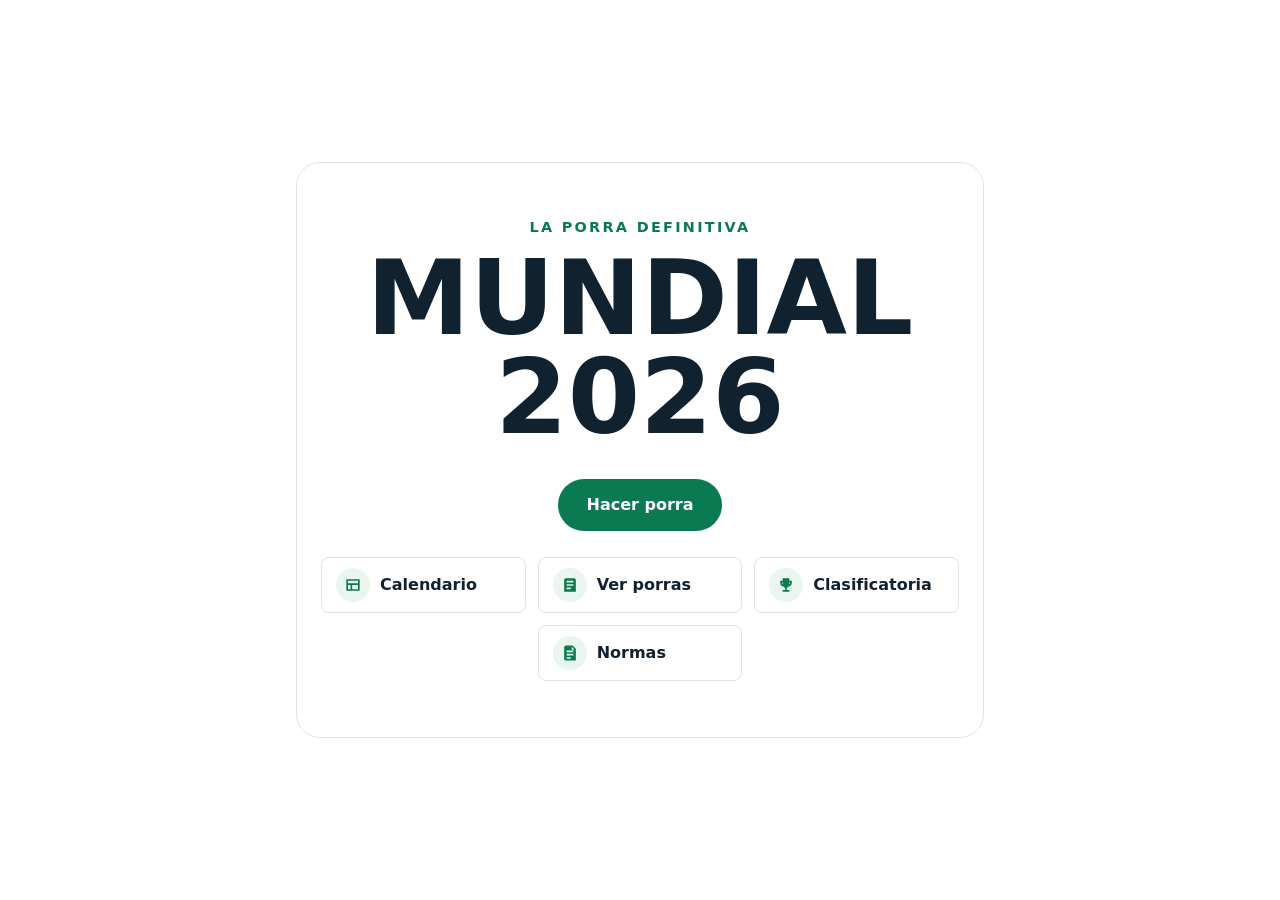
<file: index.html>
<!doctype html>
<html lang="es">
  <head>
    <meta charset="UTF-8" />
    <meta name="viewport" content="width=device-width, initial-scale=1.0" />
    <title>La porra del Mundial</title>
    <link rel="stylesheet" href="index.css" />
  </head>
  <body>
    <main class="home">
      <section class="hero" aria-labelledby="titulo">
        <p class="eyebrow">La porra definitiva</p>
        <h1 id="titulo">Mundial 2026</h1>
        <a class="button" href="porra.html">Hacer porra</a>

        <div class="home-actions" aria-label="Accesos de la porra">
          <a class="action-card" href="calendario.html">
            <span class="action-icon" aria-hidden="true">
              <svg viewBox="0 0 24 24" role="img">
                <path
                  d="M4 5h16v14H4V5Zm2 2v3h12V7H6Zm0 5v5h3v-5H6Zm5 0v5h7v-5h-7Z"
                />
              </svg>
            </span>
            <span>Calendario</span>
          </a>

          <a class="action-card" href="porras.html">
            <span class="action-icon" aria-hidden="true">
              <svg viewBox="0 0 24 24" role="img">
                <path
                  d="M7 4h10a2 2 0 0 1 2 2v14H5V6a2 2 0 0 1 2-2Zm1 5h8V7H8v2Zm0 4h8v-2H8v2Zm0 4h5v-2H8v2Z"
                />
              </svg>
            </span>
            <span>Ver porras</span>
          </a>

          <a class="action-card" href="clasificacion.html">
            <span class="action-icon" aria-hidden="true">
              <svg viewBox="0 0 24 24" role="img">
                <path
                  d="M8 4h8v3h3v2a5 5 0 0 1-4.5 5A4.5 4.5 0 0 1 13 15.7V18h3v2H8v-2h3v-2.3A4.5 4.5 0 0 1 9.5 14 5 5 0 0 1 5 9V7h3V4Zm0 5H7a3 3 0 0 0 1.6 2.7A6.5 6.5 0 0 1 8 9Zm8 0c0 .95-.2 1.85-.6 2.7A3 3 0 0 0 17 9h-1Z"
                />
              </svg>
            </span>
            <span>Clasificatoria</span>
          </a>

          <button class="action-card rules-card" type="button" id="open-rules">
            <span class="action-icon" aria-hidden="true">
              <svg viewBox="0 0 24 24" role="img">
                <path
                  d="M7 3h8l4 4v14H7a2 2 0 0 1-2-2V5a2 2 0 0 1 2-2Zm7 1.5V8h3.5L14 4.5ZM8 11h8V9H8v2Zm0 4h8v-2H8v2Zm0 4h5v-2H8v2Z"
                />
              </svg>
            </span>
            <span>Normas</span>
          </button>
        </div>
      </section>
    </main>

    <dialog class="rules-modal" id="rules-modal" aria-labelledby="rules-title">
      <div class="rules-modal-content">
        <button
          class="rules-close"
          type="button"
          id="close-rules"
          aria-label="Cerrar normas"
        >
          X
        </button>
        <h2 id="rules-title">Normas</h2>
        <ul>
          <li>Marca exactamente 2 equipos por grupo.</li>
          <li>Elige tu Top 1, Top 2 y Top 3 del Mundial.</li>
          <li>Indica tambi&eacute;n tu m&aacute;ximo goleador.</li>
          <li>
            La clasificaci&oacute;n se actualizar&aacute; con los puntos de cada
            acierto.
          </li>
        </ul>
      </div>
    </dialog>

    <script>
      const openRules = document.getElementById("open-rules");
      const closeRules = document.getElementById("close-rules");
      const rulesModal = document.getElementById("rules-modal");

      openRules.addEventListener("click", () => {
        rulesModal.showModal();
      });

      closeRules.addEventListener("click", () => {
        rulesModal.close();
      });

      rulesModal.addEventListener("click", (event) => {
        if (event.target === rulesModal) {
          rulesModal.close();
        }
      });
    </script>
  </body>
</html>
</file>
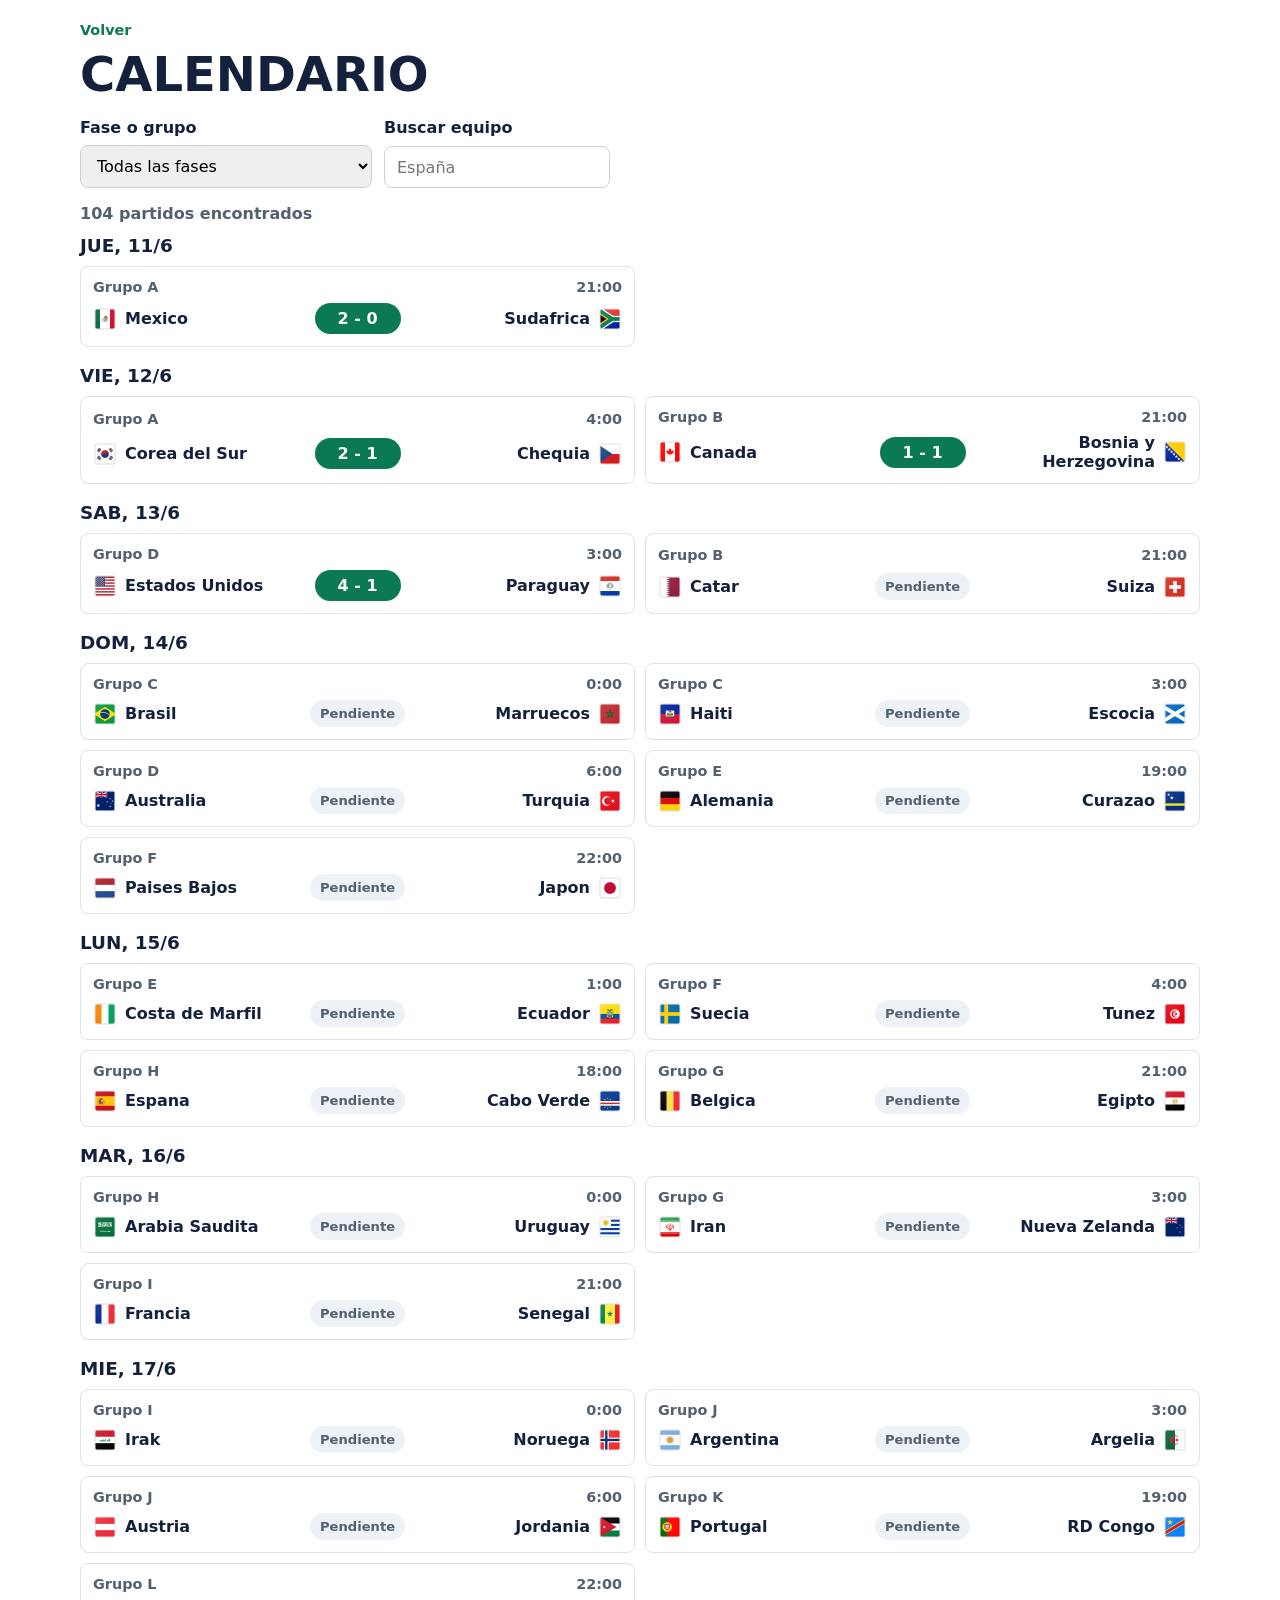
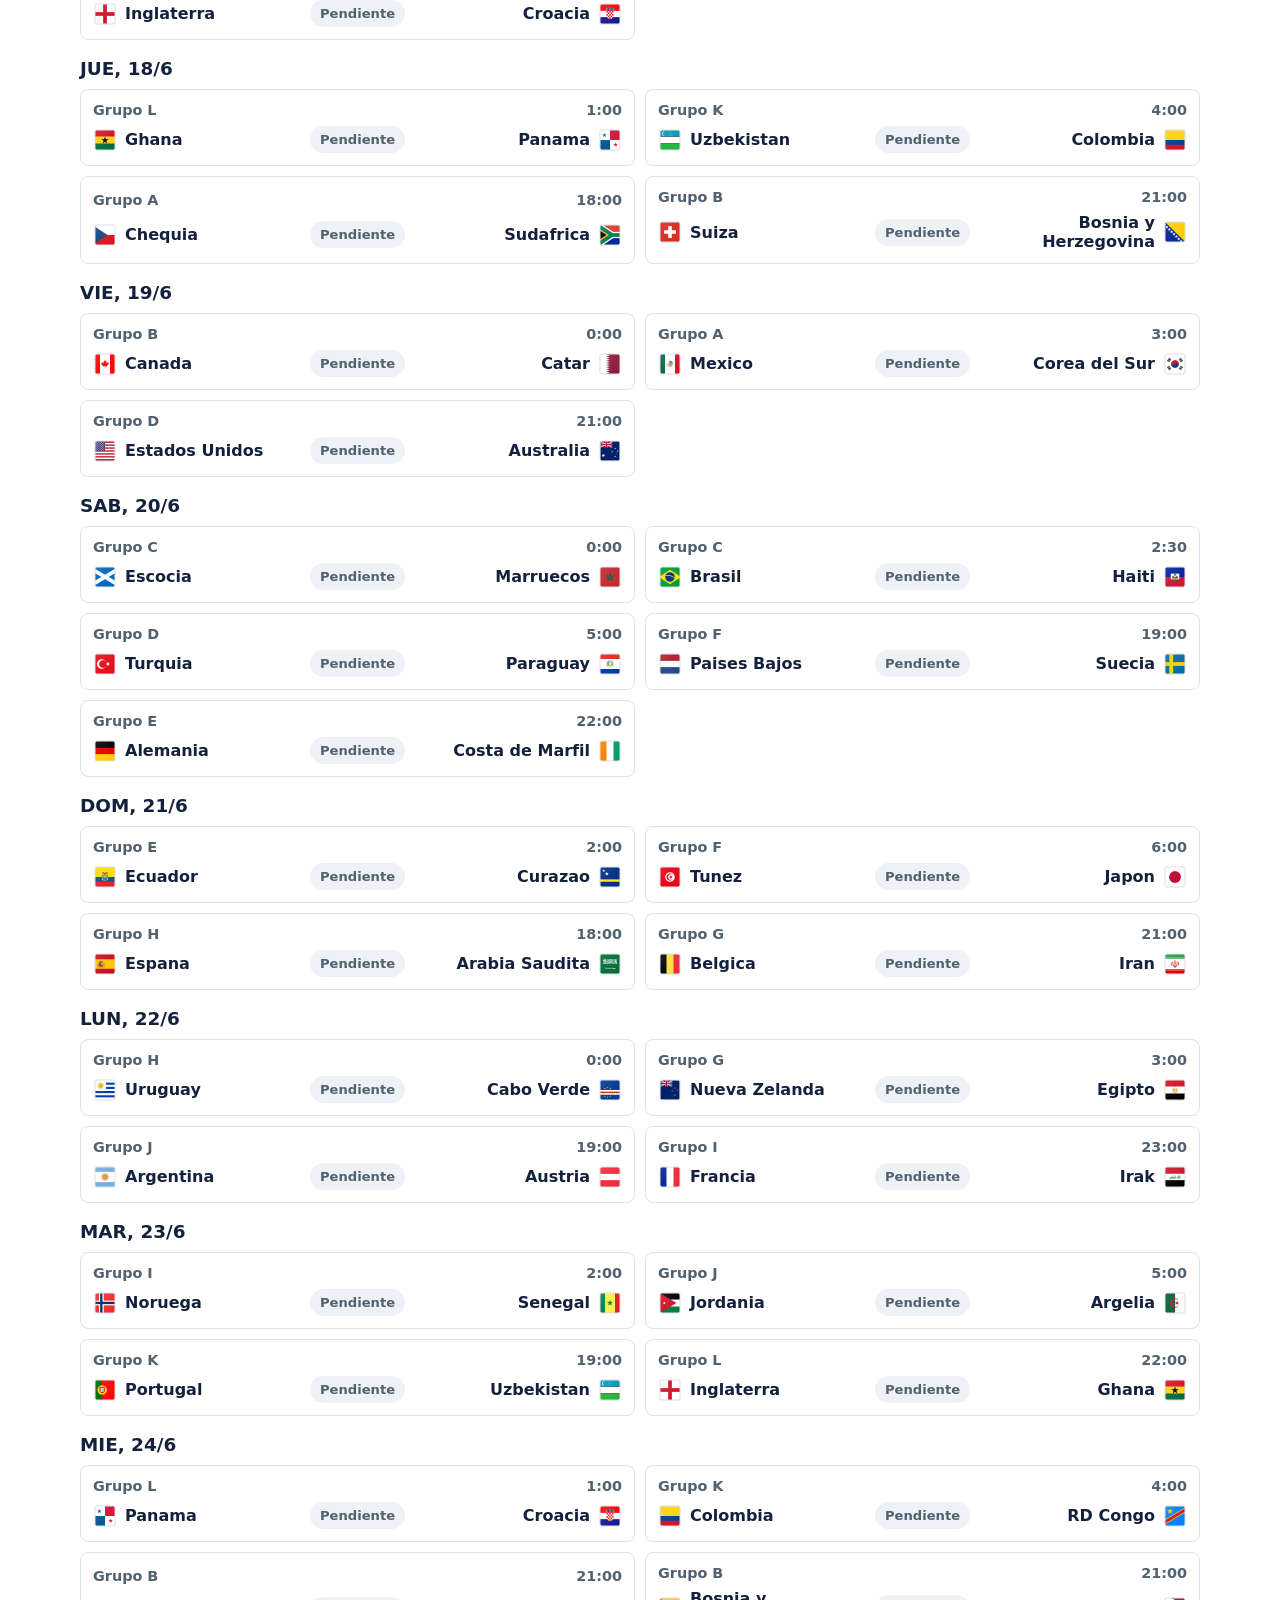
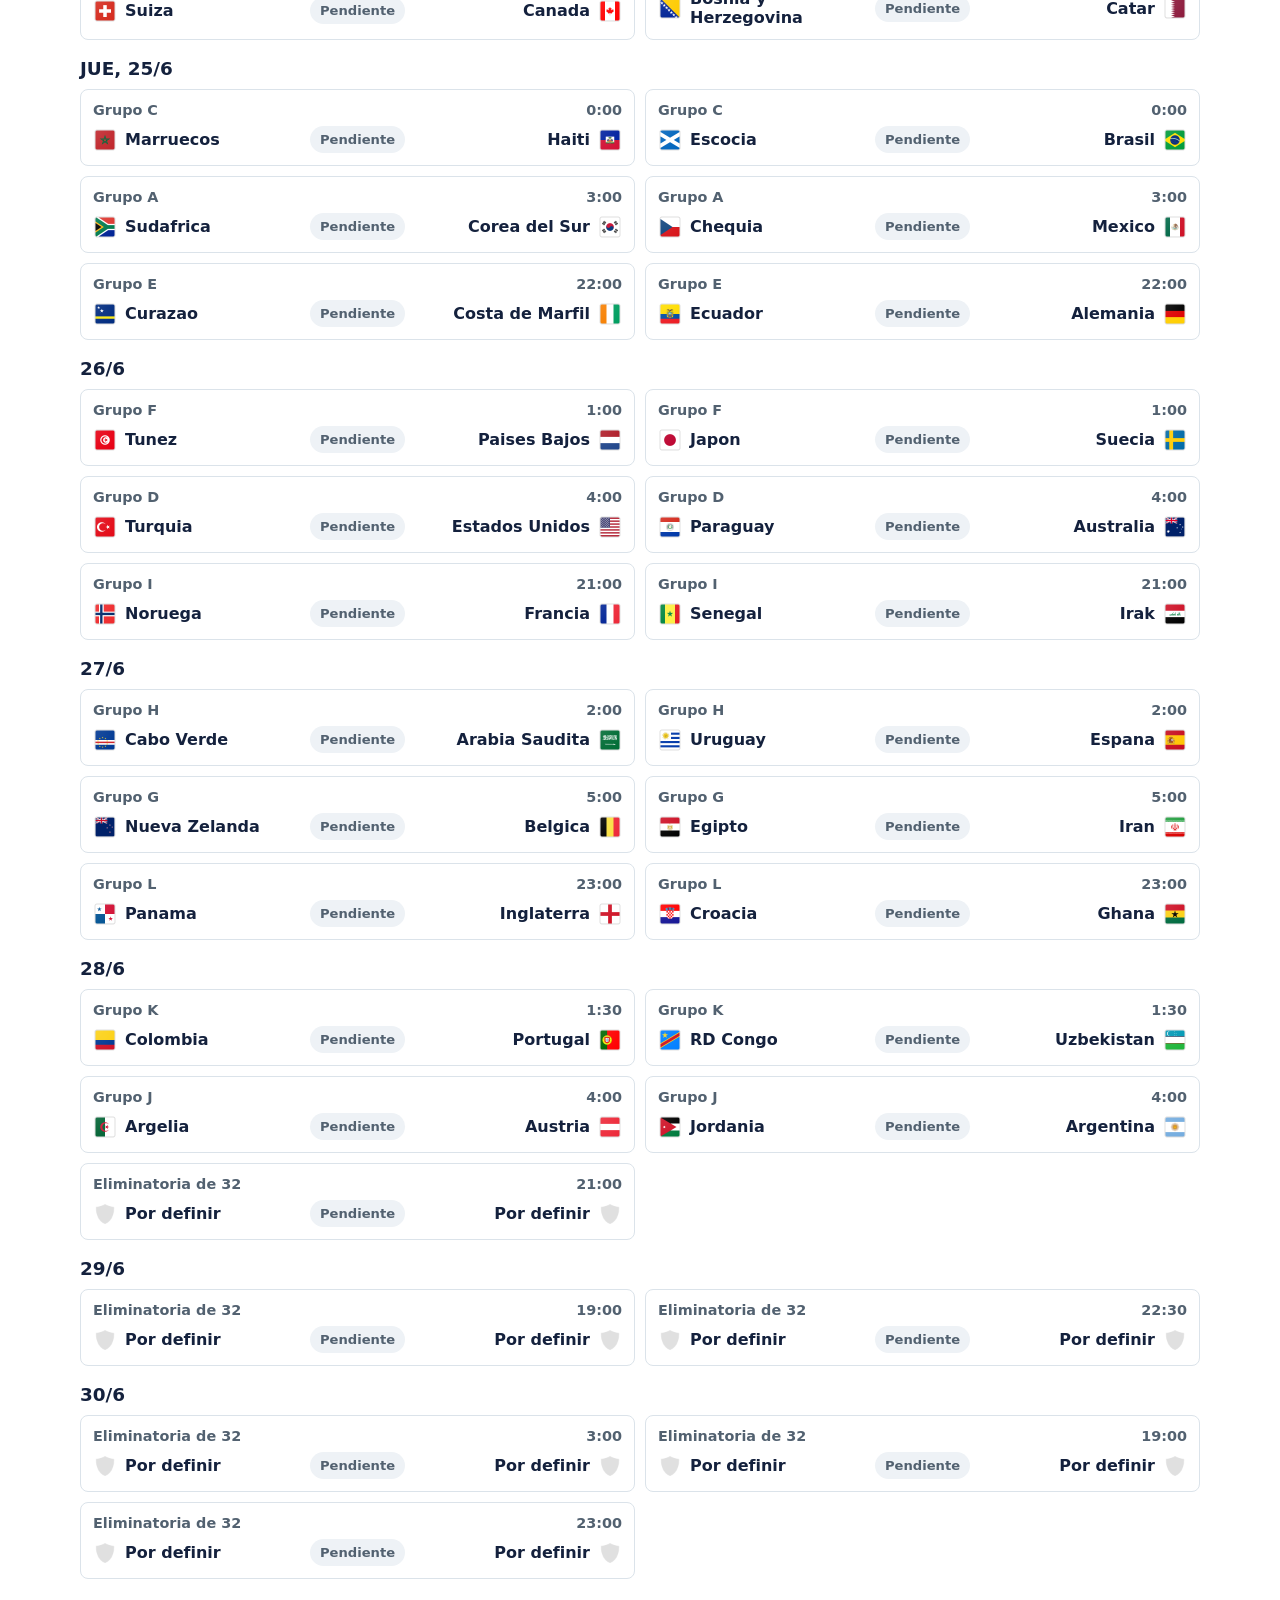
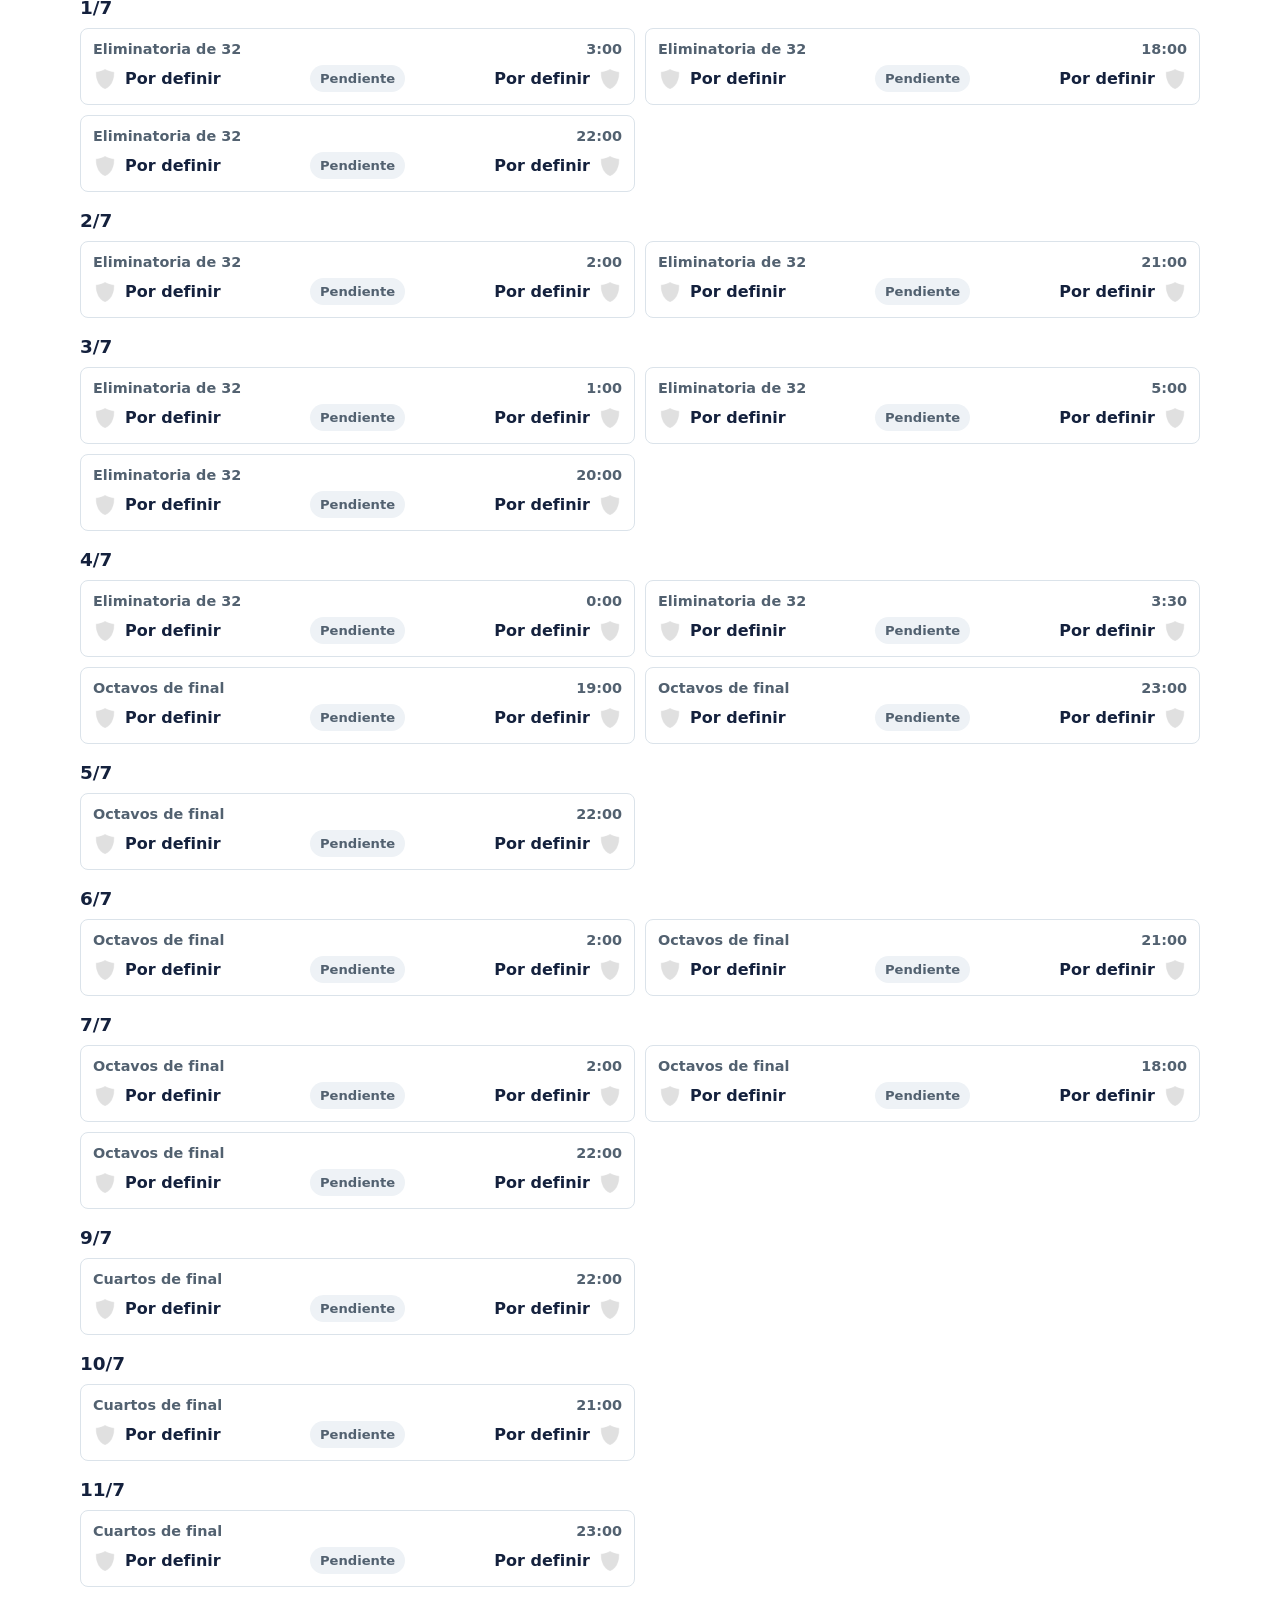
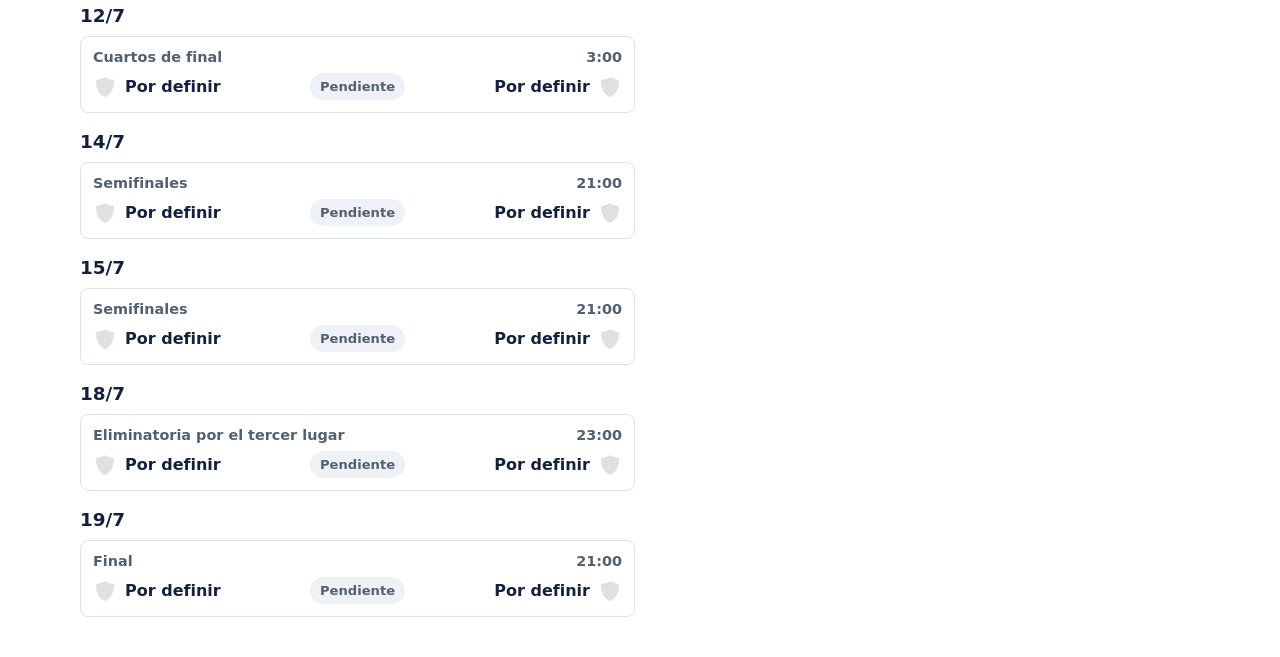
<file: calendario.html>
<!doctype html>
<html lang="es">
  <head>
    <meta charset="UTF-8" />
    <meta name="viewport" content="width=device-width, initial-scale=1.0" />
    <title>Calendario de partidos</title>
    <link rel="stylesheet" href="porra.css" />
  </head>

  <body>
    <main class="porra-page">
      <header class="page-header">
        <a href="index.html">Volver</a>
        <h1>Calendario</h1>
      </header>

      <section class="calendar-tools" aria-label="Filtros del calendario">
        <div class="field">
          <label for="group-filter">Fase o grupo</label>
          <select id="group-filter">
            <option value="">Todas las fases</option>
          </select>
        </div>

        <div class="field">
          <label for="team-filter">Buscar equipo</label>
          <input id="team-filter" type="text" placeholder="Espa&ntilde;a" />
        </div>
      </section>

      <div class="calendar-summary" id="calendar-summary"></div>
      <div class="calendar-list" id="calendar-list"></div>
    </main>

    <script>
      const matches = [
        {
          date: "Jue, 11/6",
          group: "Grupo A",
          time: "21:00",
          home: "Mexico",
          away: "Sudafrica",
          homeGoals: 2,
          awayGoals: 0
        },
        {
          date: "Vie, 12/6",
          group: "Grupo A",
          time: "4:00",
          home: "Corea del Sur",
          away: "Chequia",
          homeGoals: 2,
          awayGoals: 1
        },
        {
          date: "Vie, 12/6",
          group: "Grupo B",
          time: "21:00",
          home: "Canada",
          away: "Bosnia y Herzegovina",
          homeGoals: 1,
          awayGoals: 1
        },
        {
          date: "Sab, 13/6",
          group: "Grupo D",
          time: "3:00",
          home: "Estados Unidos",
          away: "Paraguay",
          homeGoals: 4,
          awayGoals: 1
        },
        {
          date: "Sab, 13/6",
          group: "Grupo B",
          time: "21:00",
          home: "Catar",
          away: "Suiza",
        },
        {
          date: "Dom, 14/6",
          group: "Grupo C",
          time: "0:00",
          home: "Brasil",
          away: "Marruecos",
        },
        {
          date: "Dom, 14/6",
          group: "Grupo C",
          time: "3:00",
          home: "Haiti",
          away: "Escocia",
        },
        {
          date: "Dom, 14/6",
          group: "Grupo D",
          time: "6:00",
          home: "Australia",
          away: "Turquia",
        },
        {
          date: "Dom, 14/6",
          group: "Grupo E",
          time: "19:00",
          home: "Alemania",
          away: "Curazao",
        },
        {
          date: "Dom, 14/6",
          group: "Grupo F",
          time: "22:00",
          home: "Paises Bajos",
          away: "Japon",
        },
        {
          date: "Lun, 15/6",
          group: "Grupo E",
          time: "1:00",
          home: "Costa de Marfil",
          away: "Ecuador",
        },
        {
          date: "Lun, 15/6",
          group: "Grupo F",
          time: "4:00",
          home: "Suecia",
          away: "Tunez",
        },
        {
          date: "Lun, 15/6",
          group: "Grupo H",
          time: "18:00",
          home: "Espana",
          away: "Cabo Verde",
        },
        {
          date: "Lun, 15/6",
          group: "Grupo G",
          time: "21:00",
          home: "Belgica",
          away: "Egipto",
        },
        {
          date: "Mar, 16/6",
          group: "Grupo H",
          time: "0:00",
          home: "Arabia Saudita",
          away: "Uruguay",
        },
        {
          date: "Mar, 16/6",
          group: "Grupo G",
          time: "3:00",
          home: "Iran",
          away: "Nueva Zelanda",
        },
        {
          date: "Mar, 16/6",
          group: "Grupo I",
          time: "21:00",
          home: "Francia",
          away: "Senegal",
        },
        {
          date: "Mie, 17/6",
          group: "Grupo I",
          time: "0:00",
          home: "Irak",
          away: "Noruega",
        },
        {
          date: "Mie, 17/6",
          group: "Grupo J",
          time: "3:00",
          home: "Argentina",
          away: "Argelia",
        },
        {
          date: "Mie, 17/6",
          group: "Grupo J",
          time: "6:00",
          home: "Austria",
          away: "Jordania",
        },
        {
          date: "Mie, 17/6",
          group: "Grupo K",
          time: "19:00",
          home: "Portugal",
          away: "RD Congo",
        },
        {
          date: "Mie, 17/6",
          group: "Grupo L",
          time: "22:00",
          home: "Inglaterra",
          away: "Croacia",
        },
        {
          date: "Jue, 18/6",
          group: "Grupo L",
          time: "1:00",
          home: "Ghana",
          away: "Panama",
        },
        {
          date: "Jue, 18/6",
          group: "Grupo K",
          time: "4:00",
          home: "Uzbekistan",
          away: "Colombia",
        },
        {
          date: "Jue, 18/6",
          group: "Grupo A",
          time: "18:00",
          home: "Chequia",
          away: "Sudafrica",
        },
        {
          date: "Jue, 18/6",
          group: "Grupo B",
          time: "21:00",
          home: "Suiza",
          away: "Bosnia y Herzegovina",
        },
        {
          date: "Vie, 19/6",
          group: "Grupo B",
          time: "0:00",
          home: "Canada",
          away: "Catar",
        },
        {
          date: "Vie, 19/6",
          group: "Grupo A",
          time: "3:00",
          home: "Mexico",
          away: "Corea del Sur",
        },
        {
          date: "Vie, 19/6",
          group: "Grupo D",
          time: "21:00",
          home: "Estados Unidos",
          away: "Australia",
        },
        {
          date: "Sab, 20/6",
          group: "Grupo C",
          time: "0:00",
          home: "Escocia",
          away: "Marruecos",
        },
        {
          date: "Sab, 20/6",
          group: "Grupo C",
          time: "2:30",
          home: "Brasil",
          away: "Haiti",
        },
        {
          date: "Sab, 20/6",
          group: "Grupo D",
          time: "5:00",
          home: "Turquia",
          away: "Paraguay",
        },
        {
          date: "Sab, 20/6",
          group: "Grupo F",
          time: "19:00",
          home: "Paises Bajos",
          away: "Suecia",
        },
        {
          date: "Sab, 20/6",
          group: "Grupo E",
          time: "22:00",
          home: "Alemania",
          away: "Costa de Marfil",
        },
        {
          date: "Dom, 21/6",
          group: "Grupo E",
          time: "2:00",
          home: "Ecuador",
          away: "Curazao",
        },
        {
          date: "Dom, 21/6",
          group: "Grupo F",
          time: "6:00",
          home: "Tunez",
          away: "Japon",
        },
        {
          date: "Dom, 21/6",
          group: "Grupo H",
          time: "18:00",
          home: "Espana",
          away: "Arabia Saudita",
        },
        {
          date: "Dom, 21/6",
          group: "Grupo G",
          time: "21:00",
          home: "Belgica",
          away: "Iran",
        },
        {
          date: "Lun, 22/6",
          group: "Grupo H",
          time: "0:00",
          home: "Uruguay",
          away: "Cabo Verde",
        },
        {
          date: "Lun, 22/6",
          group: "Grupo G",
          time: "3:00",
          home: "Nueva Zelanda",
          away: "Egipto",
        },
        {
          date: "Lun, 22/6",
          group: "Grupo J",
          time: "19:00",
          home: "Argentina",
          away: "Austria",
        },
        {
          date: "Lun, 22/6",
          group: "Grupo I",
          time: "23:00",
          home: "Francia",
          away: "Irak",
        },
        {
          date: "Mar, 23/6",
          group: "Grupo I",
          time: "2:00",
          home: "Noruega",
          away: "Senegal",
        },
        {
          date: "Mar, 23/6",
          group: "Grupo J",
          time: "5:00",
          home: "Jordania",
          away: "Argelia",
        },
        {
          date: "Mar, 23/6",
          group: "Grupo K",
          time: "19:00",
          home: "Portugal",
          away: "Uzbekistan",
        },
        {
          date: "Mar, 23/6",
          group: "Grupo L",
          time: "22:00",
          home: "Inglaterra",
          away: "Ghana",
        },
        {
          date: "Mie, 24/6",
          group: "Grupo L",
          time: "1:00",
          home: "Panama",
          away: "Croacia",
        },
        {
          date: "Mie, 24/6",
          group: "Grupo K",
          time: "4:00",
          home: "Colombia",
          away: "RD Congo",
        },
        {
          date: "Mie, 24/6",
          group: "Grupo B",
          time: "21:00",
          home: "Suiza",
          away: "Canada",
        },
        {
          date: "Mie, 24/6",
          group: "Grupo B",
          time: "21:00",
          home: "Bosnia y Herzegovina",
          away: "Catar",
        },
        {
          date: "Jue, 25/6",
          group: "Grupo C",
          time: "0:00",
          home: "Marruecos",
          away: "Haiti",
        },
        {
          date: "Jue, 25/6",
          group: "Grupo C",
          time: "0:00",
          home: "Escocia",
          away: "Brasil",
        },
        {
          date: "Jue, 25/6",
          group: "Grupo A",
          time: "3:00",
          home: "Sudafrica",
          away: "Corea del Sur",
        },
        {
          date: "Jue, 25/6",
          group: "Grupo A",
          time: "3:00",
          home: "Chequia",
          away: "Mexico",
        },
        {
          date: "Jue, 25/6",
          group: "Grupo E",
          time: "22:00",
          home: "Curazao",
          away: "Costa de Marfil",
        },
        {
          date: "Jue, 25/6",
          group: "Grupo E",
          time: "22:00",
          home: "Ecuador",
          away: "Alemania",
        },
        {
          date: "26/6",
          group: "Grupo F",
          time: "1:00",
          home: "Tunez",
          away: "Paises Bajos",
        },
        {
          date: "26/6",
          group: "Grupo F",
          time: "1:00",
          home: "Japon",
          away: "Suecia",
        },
        {
          date: "26/6",
          group: "Grupo D",
          time: "4:00",
          home: "Turquia",
          away: "Estados Unidos",
        },
        {
          date: "26/6",
          group: "Grupo D",
          time: "4:00",
          home: "Paraguay",
          away: "Australia",
        },
        {
          date: "26/6",
          group: "Grupo I",
          time: "21:00",
          home: "Noruega",
          away: "Francia",
        },
        {
          date: "26/6",
          group: "Grupo I",
          time: "21:00",
          home: "Senegal",
          away: "Irak",
        },
        {
          date: "27/6",
          group: "Grupo H",
          time: "2:00",
          home: "Cabo Verde",
          away: "Arabia Saudita",
        },
        {
          date: "27/6",
          group: "Grupo H",
          time: "2:00",
          home: "Uruguay",
          away: "Espana",
        },
        {
          date: "27/6",
          group: "Grupo G",
          time: "5:00",
          home: "Nueva Zelanda",
          away: "Belgica",
        },
        {
          date: "27/6",
          group: "Grupo G",
          time: "5:00",
          home: "Egipto",
          away: "Iran",
        },
        {
          date: "27/6",
          group: "Grupo L",
          time: "23:00",
          home: "Panama",
          away: "Inglaterra",
        },
        {
          date: "27/6",
          group: "Grupo L",
          time: "23:00",
          home: "Croacia",
          away: "Ghana",
        },
        {
          date: "28/6",
          group: "Grupo K",
          time: "1:30",
          home: "Colombia",
          away: "Portugal",
        },
        {
          date: "28/6",
          group: "Grupo K",
          time: "1:30",
          home: "RD Congo",
          away: "Uzbekistan",
        },
        {
          date: "28/6",
          group: "Grupo J",
          time: "4:00",
          home: "Argelia",
          away: "Austria",
        },
        {
          date: "28/6",
          group: "Grupo J",
          time: "4:00",
          home: "Jordania",
          away: "Argentina",
        },
        {
          date: "28/6",
          group: "Eliminatoria de 32",
          time: "21:00",
          home: "Por definir",
          away: "Por definir",
        },
        {
          date: "29/6",
          group: "Eliminatoria de 32",
          time: "19:00",
          home: "Por definir",
          away: "Por definir",
        },
        {
          date: "29/6",
          group: "Eliminatoria de 32",
          time: "22:30",
          home: "Por definir",
          away: "Por definir",
        },
        {
          date: "30/6",
          group: "Eliminatoria de 32",
          time: "3:00",
          home: "Por definir",
          away: "Por definir",
        },
        {
          date: "30/6",
          group: "Eliminatoria de 32",
          time: "19:00",
          home: "Por definir",
          away: "Por definir",
        },
        {
          date: "30/6",
          group: "Eliminatoria de 32",
          time: "23:00",
          home: "Por definir",
          away: "Por definir",
        },
        {
          date: "1/7",
          group: "Eliminatoria de 32",
          time: "3:00",
          home: "Por definir",
          away: "Por definir",
        },
        {
          date: "1/7",
          group: "Eliminatoria de 32",
          time: "18:00",
          home: "Por definir",
          away: "Por definir",
        },
        {
          date: "1/7",
          group: "Eliminatoria de 32",
          time: "22:00",
          home: "Por definir",
          away: "Por definir",
        },
        {
          date: "2/7",
          group: "Eliminatoria de 32",
          time: "2:00",
          home: "Por definir",
          away: "Por definir",
        },
        {
          date: "2/7",
          group: "Eliminatoria de 32",
          time: "21:00",
          home: "Por definir",
          away: "Por definir",
        },
        {
          date: "3/7",
          group: "Eliminatoria de 32",
          time: "1:00",
          home: "Por definir",
          away: "Por definir",
        },
        {
          date: "3/7",
          group: "Eliminatoria de 32",
          time: "5:00",
          home: "Por definir",
          away: "Por definir",
        },
        {
          date: "3/7",
          group: "Eliminatoria de 32",
          time: "20:00",
          home: "Por definir",
          away: "Por definir",
        },
        {
          date: "4/7",
          group: "Eliminatoria de 32",
          time: "0:00",
          home: "Por definir",
          away: "Por definir",
        },
        {
          date: "4/7",
          group: "Eliminatoria de 32",
          time: "3:30",
          home: "Por definir",
          away: "Por definir",
        },
        {
          date: "4/7",
          group: "Octavos de final",
          time: "19:00",
          home: "Por definir",
          away: "Por definir",
        },
        {
          date: "4/7",
          group: "Octavos de final",
          time: "23:00",
          home: "Por definir",
          away: "Por definir",
        },
        {
          date: "5/7",
          group: "Octavos de final",
          time: "22:00",
          home: "Por definir",
          away: "Por definir",
        },
        {
          date: "6/7",
          group: "Octavos de final",
          time: "2:00",
          home: "Por definir",
          away: "Por definir",
        },
        {
          date: "6/7",
          group: "Octavos de final",
          time: "21:00",
          home: "Por definir",
          away: "Por definir",
        },
        {
          date: "7/7",
          group: "Octavos de final",
          time: "2:00",
          home: "Por definir",
          away: "Por definir",
        },
        {
          date: "7/7",
          group: "Octavos de final",
          time: "18:00",
          home: "Por definir",
          away: "Por definir",
        },
        {
          date: "7/7",
          group: "Octavos de final",
          time: "22:00",
          home: "Por definir",
          away: "Por definir",
        },
        {
          date: "9/7",
          group: "Cuartos de final",
          time: "22:00",
          home: "Por definir",
          away: "Por definir",
        },
        {
          date: "10/7",
          group: "Cuartos de final",
          time: "21:00",
          home: "Por definir",
          away: "Por definir",
        },
        {
          date: "11/7",
          group: "Cuartos de final",
          time: "23:00",
          home: "Por definir",
          away: "Por definir",
        },
        {
          date: "12/7",
          group: "Cuartos de final",
          time: "3:00",
          home: "Por definir",
          away: "Por definir",
        },
        {
          date: "14/7",
          group: "Semifinales",
          time: "21:00",
          home: "Por definir",
          away: "Por definir",
        },
        {
          date: "15/7",
          group: "Semifinales",
          time: "21:00",
          home: "Por definir",
          away: "Por definir",
        },
        {
          date: "18/7",
          group: "Eliminatoria por el tercer lugar",
          time: "23:00",
          home: "Por definir",
          away: "Por definir",
        },
        {
          date: "19/7",
          group: "Final",
          time: "21:00",
          home: "Por definir",
          away: "Por definir",
        },
      ];

      const groupFilter = document.getElementById("group-filter");
      const teamFilter = document.getElementById("team-filter");
      const list = document.getElementById("calendar-list");
      const summary = document.getElementById("calendar-summary");
      const flags = {
        Alemania: "Alemania_48x48.png",
        "Arabia Saudita": "Arabia_Saudita_48x48.png",
        Argelia: "Argelia_48x48.png",
        Argentina: "Argentina_48x48.png",
        Australia: "Australia_48x48.png",
        Austria: "Austria_48x48.png",
        Belgica: "Belgica_48x48.png",
        "Bosnia y Herzegovina": "Bosnia_Herzegovina_48x48.png",
        Brasil: "Brasil_48x48.png",
        "Cabo Verde": "Cabo_Verde_48x48.png",
        Canada: "Canada_48x48.png",
        Catar: "Catar_48x48.png",
        Chequia: "Chequia_48x48.png",
        Colombia: "Colombia_48x48.png",
        "Corea del Sur": "Corea_Sur_48x48.png",
        "Costa de Marfil": "Costa_Marfil_48x48.png",
        Croacia: "Croacia_48x48.png",
        Curazao: "Curazao_48x48.png",
        Ecuador: "Ecuador_48x48.png",
        Egipto: "Egipto_48x48.png",
        Escocia: "Escocia_48x48.png",
        Espana: "España_48x48.png",
        "Estados Unidos": "Estados_Unidos_48x48.png",
        Francia: "Francia_48x48.png",
        Ghana: "Ghana_48x48.png",
        Haiti: "Haití_48x48.png",
        Inglaterra: "Inglaterra_48x48.png",
        Irak: "Irak_48x48.png",
        Iran: "Iran_48x48.png",
        Japon: "Japon_48x48.png",
        Jordania: "Jordania_48x48.png",
        Marruecos: "Marruecos_48x48.png",
        Mexico: "Mexico_48x48.png",
        Noruega: "Noruega_48x48.png",
        "Nueva Zelanda": "Nueva_Zelanda_48x48.png",
        "Paises Bajos": "Paises_Bajos_48x48.png",
        Panama: "Panama_48x48.png",
        Paraguay: "Paraguay_48x48.png",
        Portugal: "Portugal_48x48.png",
        "RD Congo": "RD_Congo_48x48.png",
        Senegal: "Senegal_48x48.png",
        Sudafrica: "Sudafrica_48x48.png",
        Suecia: "Suecia_48x48.png",
        Suiza: "Suiza_48x48.png",
        Tunez: "Tunez_48x48.png",
        Turquia: "Turquia_48x48.png",
        Uruguay: "Uruguay_48x48.png",
        Uzbekistan: "Uzbekistan_48x48.png",
        "Por definir": "None_48x48.png",
      };

      function normalize(text) {
        return text
          .toLowerCase()
          .normalize("NFD")
          .replace(/[\u0300-\u036f]/g, "");
      }

      function getScore(match) {
        if (match.homeGoals === undefined || match.awayGoals === undefined) {
          return '<span class="match-status">Pendiente</span>';
        }

        return `<strong class="match-score">${match.homeGoals} - ${match.awayGoals}</strong>`;
      }

      function getTeam(team, side) {
        const flag = flags[team];
        const flagImage = flag
          ? `<img class="match-flag" src="images/${flag}" alt="" />`
          : "";

        return `
          <span class="match-team match-team-${side}">
            ${side === "home" ? flagImage : ""}
            <span>${team}</span>
            ${side === "away" ? flagImage : ""}
          </span>
        `;
      }

      function render() {
        const selectedGroup = groupFilter.value;
        const search = normalize(teamFilter.value.trim());
        const filteredMatches = matches.filter((match) => {
          const sameGroup = !selectedGroup || match.group === selectedGroup;
          const teams = normalize(`${match.home} ${match.away}`);
          return sameGroup && (!search || teams.includes(search));
        });

        summary.textContent = `${filteredMatches.length} partidos encontrados`;
        list.innerHTML = "";

        if (filteredMatches.length === 0) {
          list.innerHTML = "<p>No hay partidos con esos filtros.</p>";
          return;
        }

        const groupedByDate = filteredMatches.reduce((dates, match) => {
          if (!dates.has(match.date)) {
            dates.set(match.date, []);
          }

          dates.get(match.date).push(match);
          return dates;
        }, new Map());

        groupedByDate.forEach((dateMatches, date) => {
          const section = document.createElement("section");
          section.className = "calendar-day";
          section.innerHTML = `<h2>${date}</h2>`;

          dateMatches.forEach((match) => {
            section.insertAdjacentHTML(
              "beforeend",
              `
                <article class="match-card">
                  <div class="match-meta">
                    <span>${match.group}</span>
                    <span>${match.time}</span>
                  </div>
                  <div class="match-teams">
                    ${getTeam(match.home, "home")}
                    ${getScore(match)}
                    ${getTeam(match.away, "away")}
                  </div>
                </article>
              `,
            );
          });

          list.append(section);
        });
      }

      [...new Set(matches.map((match) => match.group))].forEach((group) => {
        const option = document.createElement("option");
        option.value = group;
        option.textContent = group;
        groupFilter.append(option);
      });

      groupFilter.addEventListener("change", render);
      teamFilter.addEventListener("input", render);

      render();
    </script>
  </body>
</html>
</file>
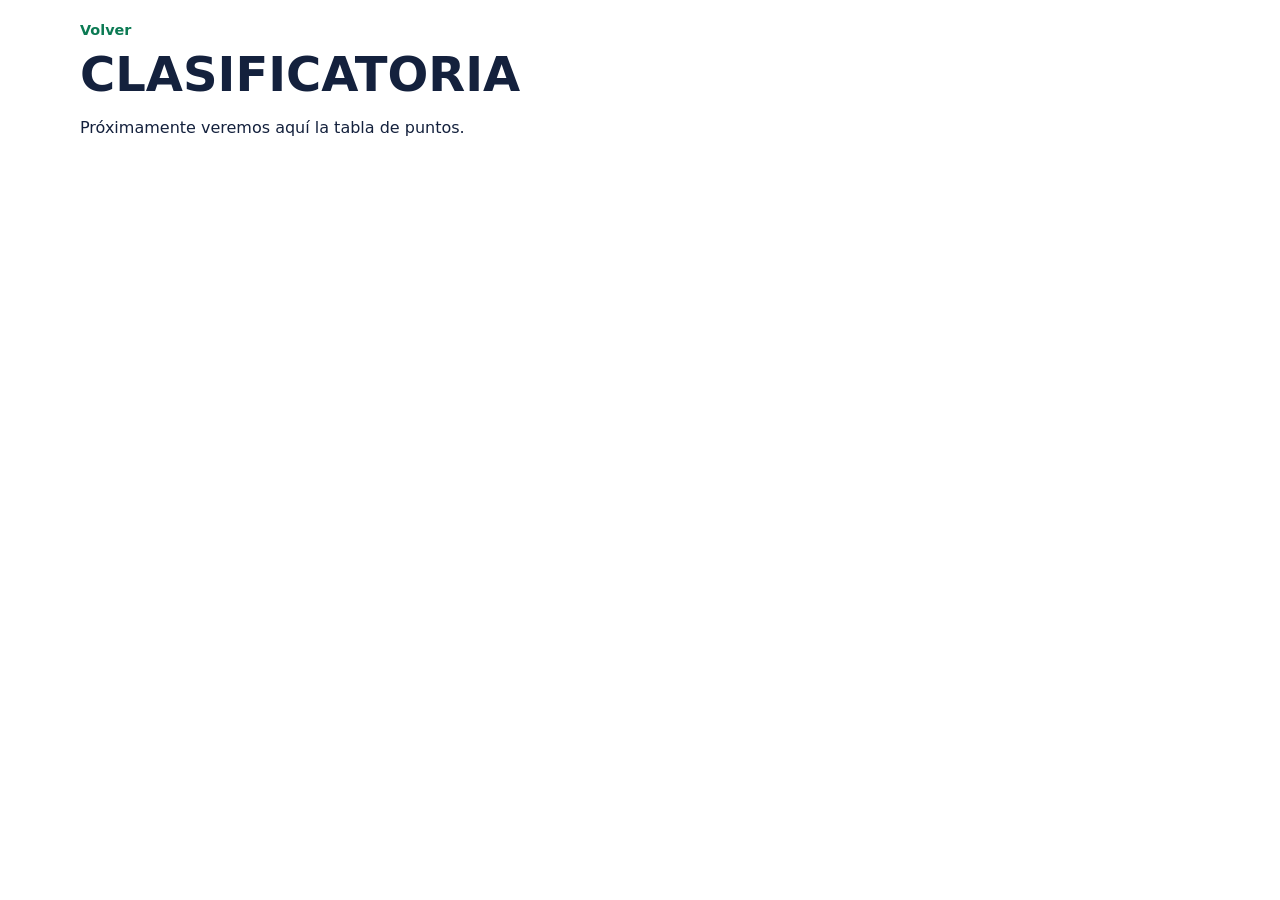
<file: clasificacion.html>
<!doctype html>
<html lang="es">
  <head>
    <meta charset="UTF-8" />
    <meta name="viewport" content="width=device-width, initial-scale=1.0" />
    <title>Clasificatoria</title>
    <link rel="stylesheet" href="porra.css" />
  </head>

  <body>
    <main class="porra-page">
      <header class="page-header">
        <a href="index.html">Volver</a>
        <h1>Clasificatoria</h1>
      </header>

      <p>Pr&oacute;ximamente veremos aqu&iacute; la tabla de puntos.</p>
    </main>
  </body>
</html>
</file>
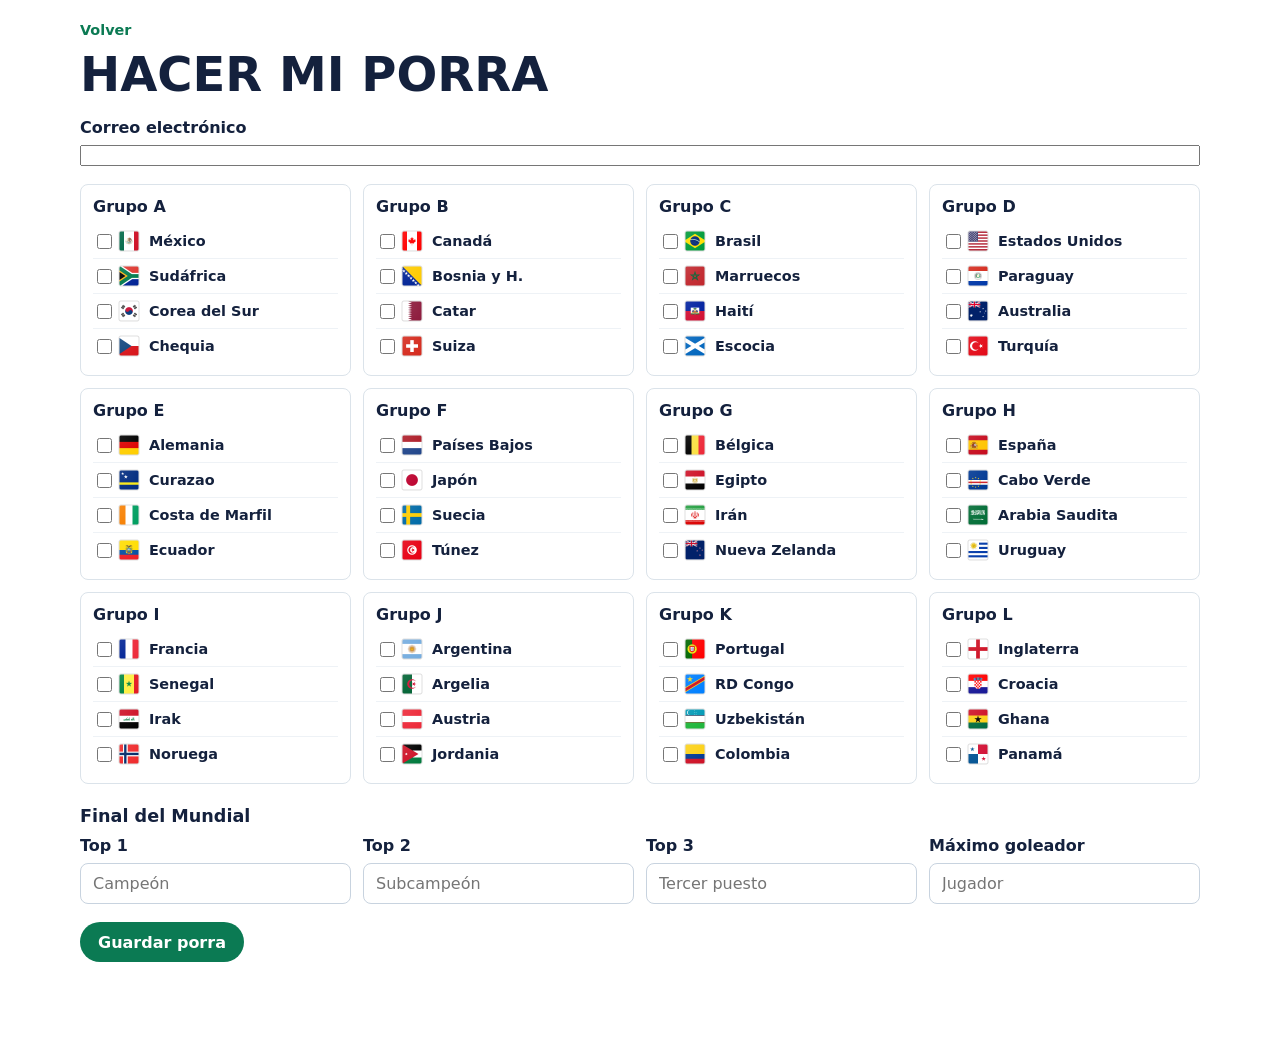
<file: porra.html>
<!doctype html>
<html lang="es">
  <head>
    <meta charset="UTF-8" />
    <meta name="viewport" content="width=device-width, initial-scale=1.0" />
    <title>Hacer mi porra</title>
    <link rel="stylesheet" href="porra.css" />
  </head>

  <body>
    <main class="porra-page">
      <header class="page-header">
        <a href="index.html">Volver</a>
        <h1>Hacer mi porra</h1>
      </header>

      <form
        id="porra-form"
        action="https://docs.google.com/forms/d/e/1FAIpQLScypm9jb8kEmKPH3u0JiMttKeoT9NNYdGOcA7AA0vN8Ww4oKQ/formResponse"
        method="POST"
        target="hidden_iframe"
      >
        <div class="field">
          <label for="email">Correo electrónico</label>
          <input type="email" id="email" name="entry.960748308" required />
        </div>

        <!-- Campos ocultos para Google Forms -->
        <input type="hidden" id="grupo-a-hidden" name="entry.274575922" />
        <input type="hidden" id="grupo-b-hidden" name="entry.488556878" />
        <input type="hidden" id="grupo-c-hidden" name="entry.766309168" />
        <input type="hidden" id="grupo-d-hidden" name="entry.1885476270" />
        <input type="hidden" id="grupo-e-hidden" name="entry.1691104167" />
        <input type="hidden" id="grupo-f-hidden" name="entry.362059903" />
        <input type="hidden" id="grupo-g-hidden" name="entry.121616516" />
        <input type="hidden" id="grupo-h-hidden" name="entry.1557695099" />
        <input type="hidden" id="grupo-i-hidden" name="entry.584122017" />
        <input type="hidden" id="grupo-j-hidden" name="entry.2067480639" />
        <input type="hidden" id="grupo-k-hidden" name="entry.170455303" />
        <input type="hidden" id="grupo-l-hidden" name="entry.272861927" />

        <div class="groups-grid">
          <section class="group" aria-labelledby="grupo-a">
            <h2 id="grupo-a">Grupo A</h2>

            <label class="team-option">
              <input type="checkbox" name="grupo-a" value="mexico" />
              <img class="flag" src="images/Mexico_48x48.png" alt="" />
              <span>M&eacute;xico</span>
            </label>

            <label class="team-option">
              <input type="checkbox" name="grupo-a" value="sudafrica" />
              <img class="flag" src="images/Sudafrica_48x48.png" alt="" />
              <span>Sud&aacute;frica</span>
            </label>

            <label class="team-option">
              <input type="checkbox" name="grupo-a" value="corea-del-sur" />
              <img class="flag" src="images/Corea_Sur_48x48.png" alt="" />
              <span>Corea del Sur</span>
            </label>

            <label class="team-option">
              <input type="checkbox" name="grupo-a" value="chequia" />
              <img class="flag" src="images/Chequia_48x48.png" alt="" />
              <span>Chequia</span>
            </label>
          </section>

          <section class="group" aria-labelledby="grupo-b">
            <h2 id="grupo-b">Grupo B</h2>

            <label class="team-option">
              <input type="checkbox" name="grupo-b" value="canada" />
              <img class="flag" src="images/Canada_48x48.png" alt="" />
              <span>Canad&aacute;</span>
            </label>

            <label class="team-option">
              <input
                type="checkbox"
                name="grupo-b"
                value="bosnia-herzegovina"
              />
              <img
                class="flag"
                src="images/Bosnia_Herzegovina_48x48.png"
                alt=""
              />
              <span>Bosnia y H.</span>
            </label>

            <label class="team-option">
              <input type="checkbox" name="grupo-b" value="catar" />
              <img class="flag" src="images/Catar_48x48.png" alt="" />
              <span>Catar</span>
            </label>

            <label class="team-option">
              <input type="checkbox" name="grupo-b" value="suiza" />
              <img class="flag" src="images/Suiza_48x48.png" alt="" />
              <span>Suiza</span>
            </label>
          </section>

          <section class="group" aria-labelledby="grupo-c">
            <h2 id="grupo-c">Grupo C</h2>

            <label class="team-option">
              <input type="checkbox" name="grupo-c" value="brasil" />
              <img class="flag" src="images/Brasil_48x48.png" alt="" />
              <span>Brasil</span>
            </label>

            <label class="team-option">
              <input type="checkbox" name="grupo-c" value="marruecos" />
              <img class="flag" src="images/Marruecos_48x48.png" alt="" />
              <span>Marruecos</span>
            </label>

            <label class="team-option">
              <input type="checkbox" name="grupo-c" value="haiti" />
              <img class="flag" src="images/Haití_48x48.png" alt="" />
              <span>Hait&iacute;</span>
            </label>

            <label class="team-option">
              <input type="checkbox" name="grupo-c" value="escocia" />
              <img class="flag" src="images/Escocia_48x48.png" alt="" />
              <span>Escocia</span>
            </label>
          </section>

          <section class="group" aria-labelledby="grupo-d">
            <h2 id="grupo-d">Grupo D</h2>

            <label class="team-option">
              <input type="checkbox" name="grupo-d" value="estados unidos" />
              <img class="flag" src="images/Estados_Unidos_48x48.png" alt="" />
              <span>Estados Unidos</span>
            </label>

            <label class="team-option">
              <input type="checkbox" name="grupo-d" value="paraguay" />
              <img class="flag" src="images/Paraguay_48x48.png" alt="" />
              <span>Paraguay</span>
            </label>

            <label class="team-option">
              <input type="checkbox" name="grupo-d" value="australia" />
              <img class="flag" src="images/Australia_48x48.png" alt="" />
              <span>Australia</span>
            </label>

            <label class="team-option">
              <input type="checkbox" name="grupo-d" value="turquia" />
              <img class="flag" src="images/Turquia_48x48.png" alt="" />
              <span>Turqu&iacute;a</span>
            </label>
          </section>

          <section class="group" aria-labelledby="grupo-e">
            <h2 id="grupo-e">Grupo E</h2>

            <label class="team-option">
              <input type="checkbox" name="grupo-e" value="alemania" />
              <img class="flag" src="images/Alemania_48x48.png" alt="" />
              <span>Alemania</span>
            </label>

            <label class="team-option">
              <input type="checkbox" name="grupo-e" value="curazao" />
              <img class="flag" src="images/Curazao_48x48.png" alt="" />
              <span>Curazao</span>
            </label>

            <label class="team-option">
              <input type="checkbox" name="grupo-e" value="costa-de-marfil" />
              <img class="flag" src="images/Costa_Marfil_48x48.png" alt="" />
              <span>Costa de Marfil</span>
            </label>

            <label class="team-option">
              <input type="checkbox" name="grupo-e" value="ecuador" />
              <img class="flag" src="images/Ecuador_48x48.png" alt="" />
              <span>Ecuador</span>
            </label>
          </section>

          <section class="group" aria-labelledby="grupo-f">
            <h2 id="grupo-f">Grupo F</h2>

            <label class="team-option">
              <input type="checkbox" name="grupo-f" value="paises-bajos" />
              <img class="flag" src="images/Paises_Bajos_48x48.png" alt="" />
              <span>Pa&iacute;ses Bajos</span>
            </label>

            <label class="team-option">
              <input type="checkbox" name="grupo-f" value="japon" />
              <img class="flag" src="images/Japon_48x48.png" alt="" />
              <span>Jap&oacute;n</span>
            </label>

            <label class="team-option">
              <input type="checkbox" name="grupo-f" value="suecia" />
              <img class="flag" src="images/Suecia_48x48.png" alt="" />
              <span>Suecia</span>
            </label>

            <label class="team-option">
              <input type="checkbox" name="grupo-f" value="tunez" />
              <img class="flag" src="images/Tunez_48x48.png" alt="" />
              <span>T&uacute;nez</span>
            </label>
          </section>

          <section class="group" aria-labelledby="grupo-g">
            <h2 id="grupo-g">Grupo G</h2>

            <label class="team-option">
              <input type="checkbox" name="grupo-g" value="belgica" />
              <img class="flag" src="images/Belgica_48x48.png" alt="" />
              <span>B&eacute;lgica</span>
            </label>

            <label class="team-option">
              <input type="checkbox" name="grupo-g" value="egipto" />
              <img class="flag" src="images/Egipto_48x48.png" alt="" />
              <span>Egipto</span>
            </label>

            <label class="team-option">
              <input type="checkbox" name="grupo-g" value="iran" />
              <img class="flag" src="images/Iran_48x48.png" alt="" />
              <span>Ir&aacute;n</span>
            </label>

            <label class="team-option">
              <input type="checkbox" name="grupo-g" value="nueva-zelanda" />
              <img class="flag" src="images/Nueva_Zelanda_48x48.png" alt="" />
              <span>Nueva Zelanda</span>
            </label>
          </section>

          <section class="group" aria-labelledby="grupo-h">
            <h2 id="grupo-h">Grupo H</h2>

            <label class="team-option">
              <input type="checkbox" name="grupo-h" value="espana" />
              <img class="flag" src="images/Espa%C3%B1a_48x48.png" alt="" />
              <span>Espa&ntilde;a</span>
            </label>

            <label class="team-option">
              <input type="checkbox" name="grupo-h" value="cabo-verde" />
              <img class="flag" src="images/Cabo_Verde_48x48.png" alt="" />
              <span>Cabo Verde</span>
            </label>

            <label class="team-option">
              <input type="checkbox" name="grupo-h" value="arabia-saudita" />
              <img class="flag" src="images/Arabia_Saudita_48x48.png" alt="" />
              <span>Arabia Saudita</span>
            </label>

            <label class="team-option">
              <input type="checkbox" name="grupo-h" value="uruguay" />
              <img class="flag" src="images/Uruguay_48x48.png" alt="" />
              <span>Uruguay</span>
            </label>
          </section>

          <section class="group" aria-labelledby="grupo-i">
            <h2 id="grupo-i">Grupo I</h2>

            <label class="team-option">
              <input type="checkbox" name="grupo-i" value="francia" />
              <img class="flag" src="images/Francia_48x48.png" alt="" />
              <span>Francia</span>
            </label>

            <label class="team-option">
              <input type="checkbox" name="grupo-i" value="senegal" />
              <img class="flag" src="images/Senegal_48x48.png" alt="" />
              <span>Senegal</span>
            </label>

            <label class="team-option">
              <input type="checkbox" name="grupo-i" value="irak" />
              <img class="flag" src="images/Irak_48x48.png" alt="" />
              <span>Irak</span>
            </label>

            <label class="team-option">
              <input type="checkbox" name="grupo-i" value="noruega" />
              <img class="flag" src="images/Noruega_48x48.png" alt="" />
              <span>Noruega</span>
            </label>
          </section>

          <section class="group" aria-labelledby="grupo-j">
            <h2 id="grupo-j">Grupo J</h2>

            <label class="team-option">
              <input type="checkbox" name="grupo-j" value="argentina" />
              <img class="flag" src="images/Argentina_48x48.png" alt="" />
              <span>Argentina</span>
            </label>

            <label class="team-option">
              <input type="checkbox" name="grupo-j" value="argelia" />
              <img class="flag" src="images/Argelia_48x48.png" alt="" />
              <span>Argelia</span>
            </label>

            <label class="team-option">
              <input type="checkbox" name="grupo-j" value="austria" />
              <img class="flag" src="images/Austria_48x48.png" alt="" />
              <span>Austria</span>
            </label>

            <label class="team-option">
              <input type="checkbox" name="grupo-j" value="jordania" />
              <img class="flag" src="images/Jordania_48x48.png" alt="" />
              <span>Jordania</span>
            </label>
          </section>

          <section class="group" aria-labelledby="grupo-k">
            <h2 id="grupo-k">Grupo K</h2>

            <label class="team-option">
              <input type="checkbox" name="grupo-k" value="portugal" />
              <img class="flag" src="images/Portugal_48x48.png" alt="" />
              <span>Portugal</span>
            </label>

            <label class="team-option">
              <input type="checkbox" name="grupo-k" value="rd-congo" />
              <img class="flag" src="images/RD_Congo_48x48.png" alt="" />
              <span>RD Congo</span>
            </label>

            <label class="team-option">
              <input type="checkbox" name="grupo-k" value="uzbekistan" />
              <img class="flag" src="images/Uzbekistan_48x48.png" alt="" />
              <span>Uzbekist&aacute;n</span>
            </label>

            <label class="team-option">
              <input type="checkbox" name="grupo-k" value="colombia" />
              <img class="flag" src="images/Colombia_48x48.png" alt="" />
              <span>Colombia</span>
            </label>
          </section>

          <section class="group" aria-labelledby="grupo-l">
            <h2 id="grupo-l">Grupo L</h2>

            <label class="team-option">
              <input type="checkbox" name="grupo-l" value="inglaterra" />
              <img class="flag" src="images/Inglaterra_48x48.png" alt="" />
              <span>Inglaterra</span>
            </label>

            <label class="team-option">
              <input type="checkbox" name="grupo-l" value="croacia" />
              <img class="flag" src="images/Croacia_48x48.png" alt="" />
              <span>Croacia</span>
            </label>

            <label class="team-option">
              <input type="checkbox" name="grupo-l" value="ghana" />
              <img class="flag" src="images/Ghana_48x48.png" alt="" />
              <span>Ghana</span>
            </label>

            <label class="team-option">
              <input type="checkbox" name="grupo-l" value="panama" />
              <img class="flag" src="images/Panama_48x48.png" alt="" />
              <span>Panam&aacute;</span>
            </label>
          </section>
        </div>

        <section class="final-picks" aria-labelledby="final-picks-title">
          <h2 id="final-picks-title">Final del Mundial</h2>

          <div class="final-grid">
            <div class="field">
              <label for="top-1">Top 1</label>
              <input
                type="text"
                id="top-1"
                name="entry.615672825"
                placeholder="Campe&oacute;n"
                required
              />
            </div>

            <div class="field">
              <label for="top-2">Top 2</label>
              <input
                type="text"
                id="top-2"
                name="entry.444090844"
                placeholder="Subcampe&oacute;n"
                required
              />
            </div>

            <div class="field">
              <label for="top-3">Top 3</label>
              <input
                type="text"
                id="top-3"
                name="entry.1748897374"
                placeholder="Tercer puesto"
                required
              />
            </div>

            <div class="field">
              <label for="maximo-goleador">M&aacute;ximo goleador</label>
              <input
                type="text"
                id="maximo-goleador"
                name="entry.313920298"
                placeholder="Jugador"
                required
              />
            </div>
          </div>
        </section>

        <button type="submit">Guardar porra</button>
      </form>

      <iframe name="hidden_iframe" style="display: none"></iframe>

      <p id="mensaje"></p>
    </main>

    <script>
      const form = document.getElementById("porra-form");
      const mensaje = document.getElementById("mensaje");
      const groups = [...document.querySelectorAll(".group")];

      function updateGroup(group) {
        const checkboxes = [
          ...group.querySelectorAll('input[type="checkbox"]'),
        ];
        const checked = checkboxes.filter((checkbox) => checkbox.checked);
        const firstCheckbox = checkboxes[0];
        const isComplete = checked.length === 2;

        checkboxes.forEach((checkbox) => {
          checkbox.disabled = !checkbox.checked && checked.length >= 2;
        });

        firstCheckbox.setCustomValidity(
          isComplete ? "" : "Marca exactamente 2 equipos en este grupo.",
        );

        group.classList.toggle(
          "group-error",
          checked.length > 0 && !isComplete,
        );
        group.classList.toggle("group-complete", isComplete);
      }

      function actualizarGoogleForms() {
        groups.forEach((group) => {
          const groupId = group.querySelector("h2").id;

          const equipos = [
            ...group.querySelectorAll('input[type="checkbox"]:checked'),
          ]
            .map((checkbox) =>
              checkbox
                .closest(".team-option")
                .querySelector("span")
                .textContent.trim(),
            )
            .join(" | ");

          const hidden = document.getElementById(`${groupId}-hidden`);

          if (hidden) {
            hidden.value = equipos;
          }
        });
      }

      groups.forEach((group) => {
        updateGroup(group);
        group.addEventListener("change", () => updateGroup(group));
      });

      form.addEventListener("submit", (event) => {
        groups.forEach(updateGroup);

        if (!form.checkValidity()) {
          event.preventDefault();
          mensaje.textContent =
            "Debes marcar exactamente 2 equipos por grupo y completar todos los campos obligatorios.";
          form.reportValidity();
          return;
        }

        actualizarGoogleForms();

        setTimeout(() => {
          mensaje.textContent = "Porra enviada correctamente.";
          form.reset();
          groups.forEach(updateGroup);
        }, 500);
      });
    </script>
  </body>
</html>
</file>
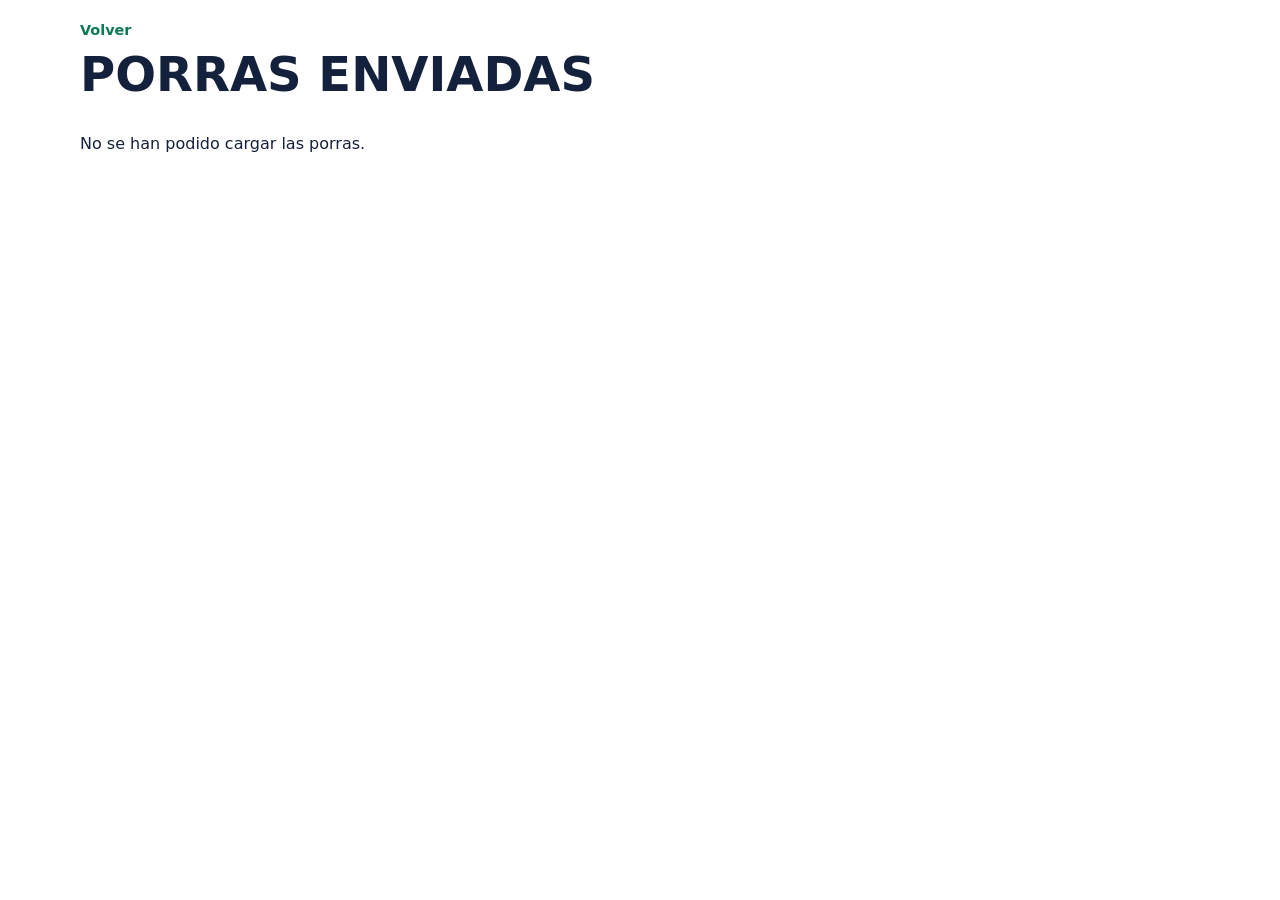
<file: porras.html>
<!doctype html>
<html lang="es">
  <head>
    <meta charset="UTF-8" />
    <meta name="viewport" content="width=device-width, initial-scale=1.0" />
    <title>Porras enviadas</title>
    <link rel="stylesheet" href="porra.css" />
  </head>

  <body>
    <main class="porra-page">
      <header class="page-header">
        <a href="index.html">Volver</a>
        <h1>Porras enviadas</h1>
      </header>

      <div id="porras-listado">Cargando porras...</div>

      <script>
        const API_URL =
          "https://script.google.com/macros/s/AKfycbwLr-D8lN3eREdhIl6jHzzuu4fVyVhLfeRdNEqJs00sGx680035VCJA4J9uTTLEEBeQ/exec";

        const flags = {
          alemania: "Alemania_48x48.png",
          "arabia saudita": "Arabia_Saudita_48x48.png",
          argelia: "Argelia_48x48.png",
          argentina: "Argentina_48x48.png",
          australia: "Australia_48x48.png",
          austria: "Austria_48x48.png",
          belgica: "Belgica_48x48.png",
          "bosnia y herzegovina": "Bosnia_Herzegovina_48x48.png",
          brasil: "Brasil_48x48.png",
          "cabo verde": "Cabo_Verde_48x48.png",
          canada: "Canada_48x48.png",
          catar: "Catar_48x48.png",
          chequia: "Chequia_48x48.png",
          colombia: "Colombia_48x48.png",
          "corea del sur": "Corea_Sur_48x48.png",
          "costa de marfil": "Costa_Marfil_48x48.png",
          croacia: "Croacia_48x48.png",
          curazao: "Curazao_48x48.png",
          ecuador: "Ecuador_48x48.png",
          egipto: "Egipto_48x48.png",
          escocia: "Escocia_48x48.png",
          espana: "Espa%C3%B1a_48x48.png",
          "estados unidos": "Estados_Unidos_48x48.png",
          francia: "Francia_48x48.png",
          ghana: "Ghana_48x48.png",
          haiti: "Hait%C3%AD_48x48.png",
          inglaterra: "Inglaterra_48x48.png",
          irak: "Irak_48x48.png",
          iran: "Iran_48x48.png",
          japon: "Japon_48x48.png",
          jordania: "Jordania_48x48.png",
          marruecos: "Marruecos_48x48.png",
          mexico: "Mexico_48x48.png",
          noruega: "Noruega_48x48.png",
          "nueva zelanda": "Nueva_Zelanda_48x48.png",
          "paises bajos": "Paises_Bajos_48x48.png",
          panama: "Panama_48x48.png",
          paraguay: "Paraguay_48x48.png",
          portugal: "Portugal_48x48.png",
          "rd congo": "RD_Congo_48x48.png",
          senegal: "Senegal_48x48.png",
          sudafrica: "Sudafrica_48x48.png",
          suecia: "Suecia_48x48.png",
          suiza: "Suiza_48x48.png",
          tunez: "Tunez_48x48.png",
          turquia: "Turquia_48x48.png",
          uruguay: "Uruguay_48x48.png",
          uzbekistan: "Uzbekistan_48x48.png",
        };

        function normalize(text) {
          return String(text || "")
            .toLowerCase()
            .normalize("NFD")
            .replace(/[\u0300-\u036f]/g, "")
            .trim();
        }

        function escapeHtml(text) {
          return String(text || "")
            .replaceAll("&", "&amp;")
            .replaceAll("<", "&lt;")
            .replaceAll(">", "&gt;")
            .replaceAll('"', "&quot;")
            .replaceAll("'", "&#039;");
        }

        function getFlag(team) {
          return flags[normalize(team)] || "None_48x48.png";
        }

        function renderPodiumFlag(team, position) {
          const safeTeam = escapeHtml(team || "Por definir");

          return `
            <span class="podium-chip" title="${safeTeam}">
              <span>${position}</span>
              <img src="images/${getFlag(team)}" alt="" />
            </span>
          `;
        }

        function renderGroup(label, value) {
          const teams = String(value || "")
            .split("|")
            .map((team) => team.trim())
            .filter(Boolean);

          return `
            <div class="prediction-group">
              <strong>${label}</strong>
              <span>${teams.map(escapeHtml).join(" / ") || "Sin datos"}</span>
            </div>
          `;
        }

        fetch(API_URL)
          .then((response) => response.json())
          .then((data) => {
            const contenedor = document.getElementById("porras-listado");

            if (!data.length) {
              contenedor.innerHTML =
                "<p>Todav&iacute;a no hay porras enviadas.</p>";
              return;
            }

            contenedor.innerHTML = data
              .map(
                (porra, index) => `
                  <details class="porra-card">
                    <summary class="porra-summary">
                      <span class="porra-user">
                        ${escapeHtml(porra["Correo"])}
                      </span>
                      <span class="podium-flags" aria-label="Top 1, Top 2 y Top 3">
                        ${renderPodiumFlag(porra["Top 1"], "1")}
                        ${renderPodiumFlag(porra["Top 2"], "2")}
                        ${renderPodiumFlag(porra["Top 3"], "3")}
                      </span>
                      <span class="porra-arrow" aria-hidden="true">
                        <img src="images/flecha-abajo.png" alt="" />
                      </span>
                    </summary>

                    <div class="porra-details">
                      <section>
                        <h2>Fase de grupos</h2>
                        <div class="prediction-grid">
                          ${renderGroup("Grupo A", porra["Grupo A"])}
                          ${renderGroup("Grupo B", porra["Grupo B"])}
                          ${renderGroup("Grupo C", porra["Grupo C"])}
                          ${renderGroup("Grupo D", porra["Grupo D"])}
                          ${renderGroup("Grupo E", porra["Grupo E"])}
                          ${renderGroup("Grupo F", porra["Grupo F"])}
                          ${renderGroup("Grupo G", porra["Grupo G"])}
                          ${renderGroup("Grupo H", porra["Grupo H"])}
                          ${renderGroup("Grupo I", porra["Grupo I"])}
                          ${renderGroup("Grupo J", porra["Grupo J"])}
                          ${renderGroup("Grupo K", porra["Grupo K"])}
                          ${renderGroup("Grupo L", porra["Grupo L"])}
                        </div>
                      </section>

                      <section>
                        <h2>Predicci&oacute;n final</h2>
                        <div class="final-prediction">
                          <p><strong>Top 1:</strong> ${escapeHtml(porra["Top 1"])}</p>
                          <p><strong>Top 2:</strong> ${escapeHtml(porra["Top 2"])}</p>
                          <p><strong>Top 3:</strong> ${escapeHtml(porra["Top 3"])}</p>
                          <p><strong>M&aacute;ximo goleador:</strong> ${escapeHtml(porra["Maximo goleador"])}</p>
                        </div>
                      </section>
                    </div>
                  </details>
                `,
              )
              .join("");

            contenedor.querySelectorAll(".porra-card").forEach((card) => {
              card.addEventListener("toggle", () => {
                if (!card.open) {
                  return;
                }

                contenedor.querySelectorAll(".porra-card").forEach((otherCard) => {
                  if (otherCard !== card) {
                    otherCard.open = false;
                  }
                });
              });
            });
          })
          .catch(() => {
            document.getElementById("porras-listado").innerHTML =
              "<p>No se han podido cargar las porras.</p>";
          });
      </script>
    </main>
  </body>
</html>
</file>
<file: index.css>
* {
  box-sizing: border-box;
}

body {
  min-height: 100vh;
  margin: 0;
  font-family:
    Inter, system-ui, -apple-system, BlinkMacSystemFont, "Segoe UI", sans-serif;
  color: #10212f;
  background: #ffffff;
}

main {
  width: min(92vw, 720px);
  min-height: 100vh;
  margin: 0 auto;
  padding: 32px 16px;
  display: grid;
  place-items: center;
}

.hero {
  width: 100%;
  text-align: center;
  padding: 56px 24px;
  border: 1px solid #dbe3ea;
  border-radius: 24px;
  color: #10212f;
  background: #ffffff;
}

.eyebrow {
  margin: 0 0 14px;
  font-size: 0.9rem;
  font-weight: 800;
  letter-spacing: 0.16em;
  text-transform: uppercase;
  color: #0b7a53;
}

h1 {
  margin: 0;
  font-size: clamp(3rem, 10vw, 6.5rem);
  line-height: 0.95;
  text-transform: uppercase;
}

.subtitle {
  max-width: 430px;
  margin: 20px auto 32px;
  font-size: 1.12rem;
  color: #526170;
}

.button {
  display: inline-flex;
  align-items: center;
  justify-content: center;
  min-height: 52px;
  margin-top: 32px;
  padding: 0 28px;
  border: 0;
  border-radius: 999px;
  color: #ffffff;
  background: #0b7a53;
  font: inherit;
  font-weight: 800;
  text-decoration: none;
  cursor: pointer;
  transition:
    transform 160ms ease,
    box-shadow 160ms ease,
    background 160ms ease;
}

.button:hover {
  transform: translateY(-2px);
  background: #096744;
  box-shadow: 0 12px 24px rgba(11, 122, 83, 0.22);
}

.home-actions {
  display: grid;
  grid-template-columns: repeat(3, minmax(0, 1fr));
  gap: 12px;
  width: min(100%, 640px);
  margin: 26px auto 0;
}

.action-card {
  display: flex;
  align-items: center;
  gap: 10px;
  min-height: 56px;
  padding: 10px 14px;
  border: 1px solid #dbe3ea;
  border-radius: 8px;
  background: #ffffff;
  color: #10212f;
  font: inherit;
  font-weight: 800;
  text-align: left;
  text-decoration: none;
  cursor: pointer;
  transition:
    border-color 160ms ease,
    transform 160ms ease,
    box-shadow 160ms ease;
}

.action-card:hover {
  transform: translateY(-2px);
  border-color: #0b7a53;
  box-shadow: 0 10px 24px rgba(11, 122, 83, 0.12);
}

.rules-card {
  grid-column: 2;
}

.action-icon {
  display: inline-grid;
  flex: 0 0 auto;
  width: 34px;
  height: 34px;
  place-items: center;
  border-radius: 50%;
  color: #0b7a53;
  background: #e9f5ef;
}

.action-icon svg {
  width: 20px;
  height: 20px;
  fill: currentColor;
}

.rules-modal {
  width: min(92vw, 480px);
  padding: 0;
  border: 0;
  border-radius: 12px;
  color: #10212f;
  background: #ffffff;
  box-shadow: 0 24px 80px rgba(16, 33, 47, 0.22);
}

.rules-modal::backdrop {
  background: rgba(16, 33, 47, 0.42);
}

.rules-modal-content {
  position: relative;
  padding: 26px;
  text-align: left;
}

.rules-modal h2 {
  margin: 0 0 16px;
  font-size: 1.5rem;
  text-transform: uppercase;
}

.rules-modal ul {
  display: grid;
  gap: 10px;
  margin: 0;
  padding-left: 20px;
  color: #526170;
  font-weight: 700;
}

.rules-close {
  position: absolute;
  top: 12px;
  right: 12px;
  width: 34px;
  height: 34px;
  border: 0;
  border-radius: 50%;
  color: #0b7a53;
  background: #e9f5ef;
  font: inherit;
  font-weight: 800;
  cursor: pointer;
}

@media (max-width: 520px) {
  .hero {
    padding: 44px 18px;
    border-radius: 18px;
  }

  .subtitle {
    font-size: 1rem;
  }

  .home-actions {
    grid-template-columns: 1fr;
  }

  .rules-card {
    grid-column: auto;
  }
}
</file>
<file: porra.css>
* {
  box-sizing: border-box;
}

body {
  min-height: 100vh;
  margin: 0;
  font-family:
    Inter, system-ui, -apple-system, BlinkMacSystemFont, "Segoe UI", sans-serif;
  color: #14213d;
  background: #ffffff;
}

.porra-page {
  width: min(96vw, 1120px);
  margin: 0 auto;
  padding: 20px 0 40px;
}

.page-header {
  margin-bottom: 20px;
}

.page-header a {
  display: inline-block;
  margin-bottom: 12px;
  color: #0b7a53;
  font-weight: 800;
  font-size: 0.9rem;
  text-decoration: none;
}

h1 {
  margin: 0;
  font-size: clamp(1.8rem, 5vw, 3rem);
  line-height: 1;
  text-transform: uppercase;
}

form {
  display: grid;
  gap: 18px;
}

.field {
  display: grid;
  gap: 8px;
}

.field label,
.group h2 {
  font-weight: 800;
}

.field label {
  font-size: 1rem;
}

input[type="text"],
input[type="number"],
input[type="date"],
select {
  width: min(100%, 320px);
  min-height: 38px;
  padding: 10px 12px;
  border: 1px solid #c8d3df;
  border-radius: 8px;
  font: inherit;
}

.calendar-tools {
  display: flex;
  flex-wrap: wrap;
  gap: 12px;
  margin-bottom: 16px;
}

.calendar-summary {
  margin-bottom: 12px;
  color: #526170;
  font-weight: 800;
}

.calendar-list {
  display: grid;
  gap: 18px;
}

.calendar-day {
  display: grid;
  grid-template-columns: repeat(2, minmax(0, 1fr));
  gap: 10px;
}

.calendar-day h2 {
  grid-column: 1 / -1;
  margin: 0;
  font-size: 1.15rem;
  text-transform: uppercase;
}

.match-card {
  display: grid;
  gap: 8px;
  padding: 12px;
  border: 1px solid #dbe3ea;
  border-radius: 8px;
}

.match-meta,
.match-teams {
  display: grid;
  align-items: center;
  gap: 10px;
}

.match-meta {
  grid-template-columns: 1fr auto;
  color: #526170;
  font-size: 0.9rem;
  font-weight: 800;
}

.match-teams {
  grid-template-columns: minmax(0, 1fr) auto minmax(0, 1fr);
  font-size: 1rem;
  font-weight: 800;
}

.match-team {
  display: flex;
  align-items: center;
  gap: 8px;
  min-width: 0;
}

.match-team-away {
  justify-content: flex-end;
  text-align: right;
}

.match-team span {
  min-width: 0;
}

.match-flag {
  flex: 0 0 auto;
  width: 24px;
  height: 24px;
  object-fit: contain;
}

.match-status,
.match-score {
  min-width: 86px;
  padding: 6px 10px;
  border-radius: 999px;
  text-align: center;
}

.match-status {
  color: #526170;
  background: #eef2f6;
  font-size: 0.82rem;
}

.match-score {
  color: #ffffff;
  background: #0b7a53;
}

#porras-listado {
  display: grid;
  gap: 10px;
}

.porra-card {
  border: 1px solid #dbe3ea;
  border-radius: 8px;
  background: #ffffff;
  overflow: hidden;
}

.porra-card[open] {
  border-color: #0b7a53;
}

.porra-summary {
  display: grid;
  grid-template-columns: minmax(0, 1fr) auto 28px;
  align-items: center;
  gap: 14px;
  min-height: 64px;
  padding: 12px 14px;
  cursor: pointer;
  list-style: none;
}

.porra-summary::-webkit-details-marker {
  display: none;
}

.porra-user {
  min-width: 0;
  overflow: hidden;
  font-weight: 800;
  text-overflow: ellipsis;
  white-space: nowrap;
}

.podium-flags {
  display: flex;
  flex-wrap: wrap;
  justify-content: flex-end;
  gap: 8px;
}

.podium-chip {
  display: inline-flex;
  align-items: center;
  gap: 6px;
  min-height: 36px;
  padding: 5px 8px;
  border: 1px solid #dbe3ea;
  border-radius: 999px;
  color: #526170;
  font-size: 0.85rem;
  font-weight: 800;
}

.podium-chip img {
  width: 24px;
  height: 24px;
  object-fit: contain;
}

.porra-arrow {
  display: inline-grid;
  width: 28px;
  height: 28px;
  place-items: center;
  border-radius: 50%;
  background: #e9f5ef;
  transition: transform 160ms ease;
}

.porra-arrow img {
  width: 14px;
  height: 14px;
  object-fit: contain;
}

.porra-card[open] .porra-arrow {
  transform: rotate(180deg);
}

.porra-details {
  display: grid;
  gap: 18px;
  padding: 0 14px 16px;
}

.porra-details h2 {
  margin: 0 0 10px;
  font-size: 1rem;
  text-transform: uppercase;
}

.prediction-grid {
  display: grid;
  grid-template-columns: repeat(3, minmax(0, 1fr));
  gap: 10px;
}

.prediction-group,
.final-prediction p {
  margin: 0;
  padding: 10px;
  border: 1px solid #eef2f6;
  border-radius: 8px;
  background: #f8fafc;
}

.prediction-group {
  display: grid;
  gap: 4px;
}

.prediction-group span,
.final-prediction {
  color: #526170;
}

.final-prediction {
  display: grid;
  grid-template-columns: repeat(4, minmax(0, 1fr));
  gap: 10px;
}

.groups-grid {
  display: grid;
  grid-template-columns: repeat(4, minmax(0, 1fr));
  gap: 12px;
}

.group {
  padding: 12px;
  border: 1px solid #dbe3ea;
  border-radius: 8px;
  background: #ffffff;
}

.group-complete {
  border-color: #0b7a53;
}

.group-error {
  border-color: #d97706;
}

.group h2 {
  margin: 0 0 8px;
  font-size: 1rem;
}

.final-picks {
  padding-top: 4px;
}

.final-picks h2 {
  margin: 0 0 10px;
  font-size: 1.1rem;
  font-weight: 800;
}

.final-grid {
  display: grid;
  grid-template-columns: repeat(4, minmax(0, 1fr));
  gap: 12px;
}

.team-option {
  display: grid;
  grid-template-columns: 16px 24px 1fr;
  align-items: center;
  gap: 8px;
  min-height: 34px;
  padding: 5px 0;
  border-top: 1px solid #eef2f6;
  font-size: 0.9rem;
  font-weight: 700;
  cursor: pointer;
}

.team-option:first-of-type {
  border-top: 0;
}

.team-option input {
  width: 15px;
  height: 15px;
  accent-color: #0b7a53;
  cursor: pointer;
}

.team-option input:disabled + .flag,
.team-option input:disabled + .flag + span {
  opacity: 0.45;
}

.flag {
  width: 24px;
  height: 24px;
  object-fit: contain;
}

.flag-placeholder {
  display: block;
  border: 1px dashed #c8d3df;
  border-radius: 50%;
  background: #f6f8fa;
}

button {
  width: fit-content;
  min-height: 40px;
  padding: 0 18px;
  border: 0;
  border-radius: 999px;
  color: white;
  background: #0b7a53;
  font: inherit;
  font-weight: 800;
  cursor: pointer;
}

button:hover {
  background: #096744;
}

#mensaje {
  min-height: 24px;
  color: #0b7a53;
  font-weight: 800;
}

@media (max-width: 900px) {
  .groups-grid,
  .final-grid {
    grid-template-columns: repeat(2, minmax(0, 1fr));
  }

  .calendar-day {
    grid-template-columns: 1fr;
  }

  .match-teams {
    grid-template-columns: 1fr;
  }

  .match-team,
  .match-team-away {
    justify-content: center;
    text-align: center;
  }

  .prediction-grid,
  .final-prediction {
    grid-template-columns: repeat(2, minmax(0, 1fr));
  }
}

@media (max-width: 520px) {
  .groups-grid,
  .final-grid {
    grid-template-columns: 1fr;
  }

  .team-option {
    grid-template-columns: 16px 24px 1fr;
  }

  .porra-summary {
    grid-template-columns: 1fr auto;
  }

  .podium-flags {
    grid-column: 1 / -1;
    justify-content: flex-start;
  }

  .prediction-grid,
  .final-prediction {
    grid-template-columns: 1fr;
  }
}
</file>
